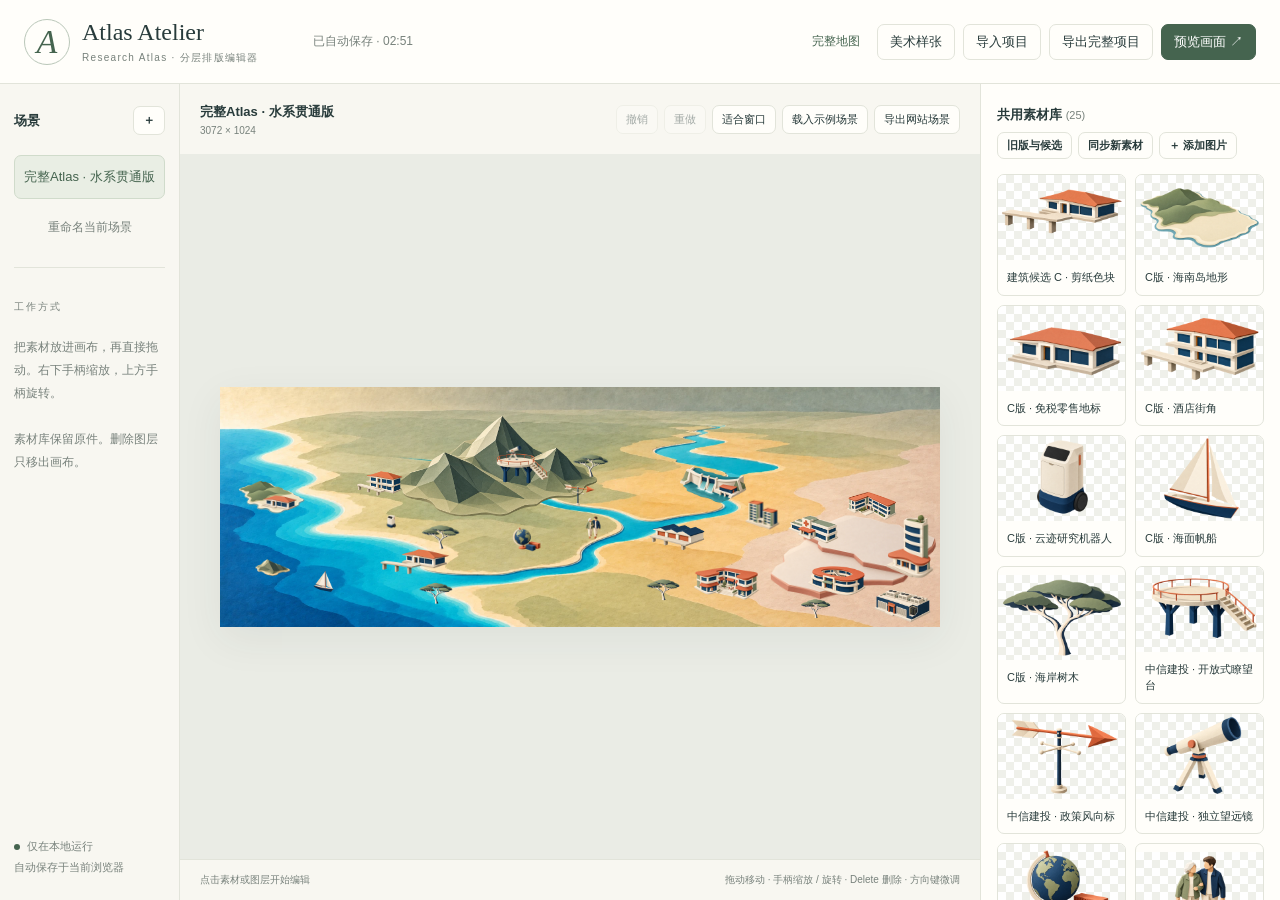
<file: index.html>
<!doctype html>
<html lang="zh-CN"><head><meta charset="UTF-8"><meta name="viewport" content="width=device-width,initial-scale=1"><title>Atlas Atelier · 分层排版试验室</title><link rel="stylesheet" href="style.css"></head>
<body>
<header class="topbar"><div class="brand"><span class="brand-symbol">A</span><div><strong>Atlas Atelier</strong><small>Research Atlas · 分层排版编辑器</small></div></div><span id="saveStatus" role="status">正在打开项目…</span><div class="top-actions"><a class="compare-link" href="atlas-review.html" target="_blank" rel="noopener">完整地图</a><button id="styles">美术样张</button><button id="importBtn">导入项目</button><button id="exportBtn">导出完整项目</button><button id="previewBtn" class="primary">预览画面 ↗</button></div></header>
<div class="workspace"><aside class="left-panel"><div class="panel-heading"><span>场景</span><button id="newScene" aria-label="新建场景">＋</button></div><div id="scenes"></div><button id="renameScene" class="quiet full">重命名当前场景</button><div class="divider"></div><p class="eyebrow">工作方式</p><p class="hint">把素材放进画布，再直接拖动。右下手柄缩放，上方手柄旋转。</p><p class="hint">素材库保留原件。删除图层只移出画布。</p><div class="bottom-note"><span class="dot"></span>仅在本地运行<br>自动保存于当前浏览器</div></aside>
<main class="main-panel"><div class="canvas-toolbar"><div><span id="sceneTitle"></span><small id="dimensions"></small></div><div class="toolbar-actions"><button id="undo" title="⌘ / Ctrl + Z">撤销</button><button id="redo" title="⌘ / Ctrl + Shift + Z">重做</button><button id="fit">适合窗口</button><button id="seedBtn">载入示例场景</button><button id="exportScene">导出网站场景</button></div></div><div id="viewport"><div id="canvasHolder"><div id="canvas" tabindex="0" aria-label="场景排版画布"></div></div><div id="emptyCanvas"><h1>从一件素材开始。</h1><p>选择右侧素材，或上传你的透明图片。</p><p class="hint">正式素材将在画风确认后加入。</p></div></div><footer class="canvas-footer"><span id="selectionStatus">点击素材或图层开始编辑</span><span>拖动移动 · 手柄缩放 / 旋转 · Delete 删除 · 方向键微调</span></footer></main>
<aside class="right-panel"><section><div class="panel-heading"><span>共用素材库 <small id="assetCount"></small></span><div class="library-buttons"><button id="showArchived">旧版与候选</button><button id="syncAssets">同步新素材</button><button id="uploadBtn">＋ 添加图片</button></div></div><div id="library"></div></section><section class="layer-section"><div class="panel-heading"><span>图层</span><small>最上方显示在最前</small></div><p class="hint compact">拖动排序；眼睛控制显示，锁控制编辑。</p><div id="layers"></div><div class="layer-actions"><button id="raise">前移一层</button><button id="lower">后移一层</button><button id="duplicate">复制</button><button id="delete">删除</button></div></section></aside></div>
<input id="upload" type="file" accept="image/png,image/jpeg,image/webp,image/svg+xml" multiple hidden><input id="import" type="file" accept="application/json,.json" hidden>
<div id="toast" role="status" hidden></div>
<dialog id="previewDialog"><div class="dialog-bar"><strong>画面预览</strong><span>与网站场景读取共用渲染逻辑</span><button id="closePreview">返回编辑</button></div><div id="previewViewport"><div id="previewCanvas"></div></div></dialog>
<dialog id="stylesDialog"><div class="dialog-bar"><strong>海通区域 · 正式画风样张</strong><span>二者是美术探索，尚未定稿</span><button id="closeStyles">关闭</button></div><div class="style-grid"><figure><img src="art-direction/style-a-watercolor.webp" alt="A 水彩与精细线稿样张"><figcaption>A / 水彩与精细线稿</figcaption></figure><figure><img src="art-direction/style-b-paper.webp" alt="B 纸艺拼贴样张"><figcaption>B / 纸艺拼贴微缩地景</figcaption></figure></div></dialog>
<script type="module" src="editor.js"></script></body></html>
</file>
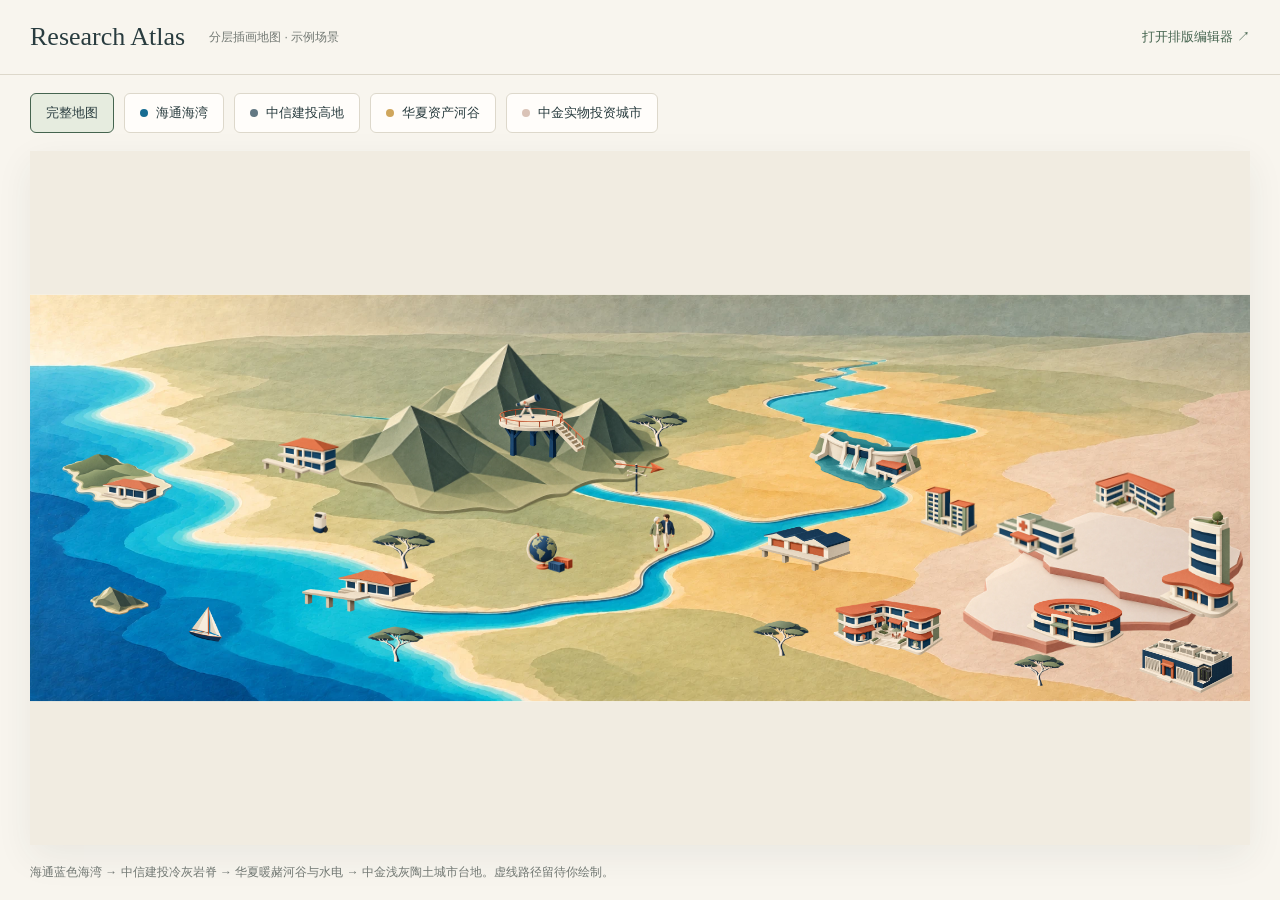
<file: atlas-review.html>
<!doctype html>
<html lang="zh-CN"><head><meta charset="utf-8"><meta name="viewport" content="width=device-width,initial-scale=1"><title>Research Atlas · 完整地图审阅</title>
<style>
*{box-sizing:border-box}body{margin:0;background:#f8f5ee;color:#293c3f;font-family:"PingFang SC",sans-serif}header{padding:22px 30px;border-bottom:1px solid #ddd8cb;display:flex;align-items:center;gap:24px;flex-wrap:wrap}h1{font:26px Georgia,"Songti SC",serif;margin:0}header p{font-size:12px;color:#737974;margin:0;flex:1}a{color:#45644f;text-decoration:none;font-size:13px}nav{display:flex;gap:10px;padding:18px 30px;flex-wrap:wrap}button{font:13px inherit;background:#fffdfa;border:1px solid #ddd8cb;border-radius:6px;padding:10px 15px;color:#293c3f;cursor:pointer}button[aria-pressed=true]{border-color:#45644f;background:#e6ecdf}button:focus-visible{outline:2px solid #45644f;outline-offset:3px}.swatch{display:inline-block;width:8px;height:8px;border-radius:50%;margin-right:8px}#host{height:calc(100vh - 206px);min-height:360px;position:relative;overflow:hidden;margin:0 30px;background:#f1ece1;box-shadow:0 12px 35px #293c3f12}#scene{position:absolute;left:0;top:0;transform-origin:0 0;overflow:hidden}.scene-item{position:absolute}.scene-item img{width:100%;height:100%;display:block}footer{padding:17px 30px;color:#737974;font-size:12px;line-height:1.7}@media(max-width:700px){header,nav,footer{padding:16px}#host{margin:0 16px;height:60vh}header p{flex-basis:100%}}
</style></head><body><header><h1>Research Atlas</h1><p>分层插画地图 · 示例场景</p><a href="index.html">打开排版编辑器 ↗</a></header><nav id="regions" aria-label="查看地图区域"></nav><main id="host"><div id="scene" aria-label="连续四区地图"></div></main><footer id="caption">正在打开完整地图…</footer><script type="module" src="atlas-review.js"></script></body></html>
</file>
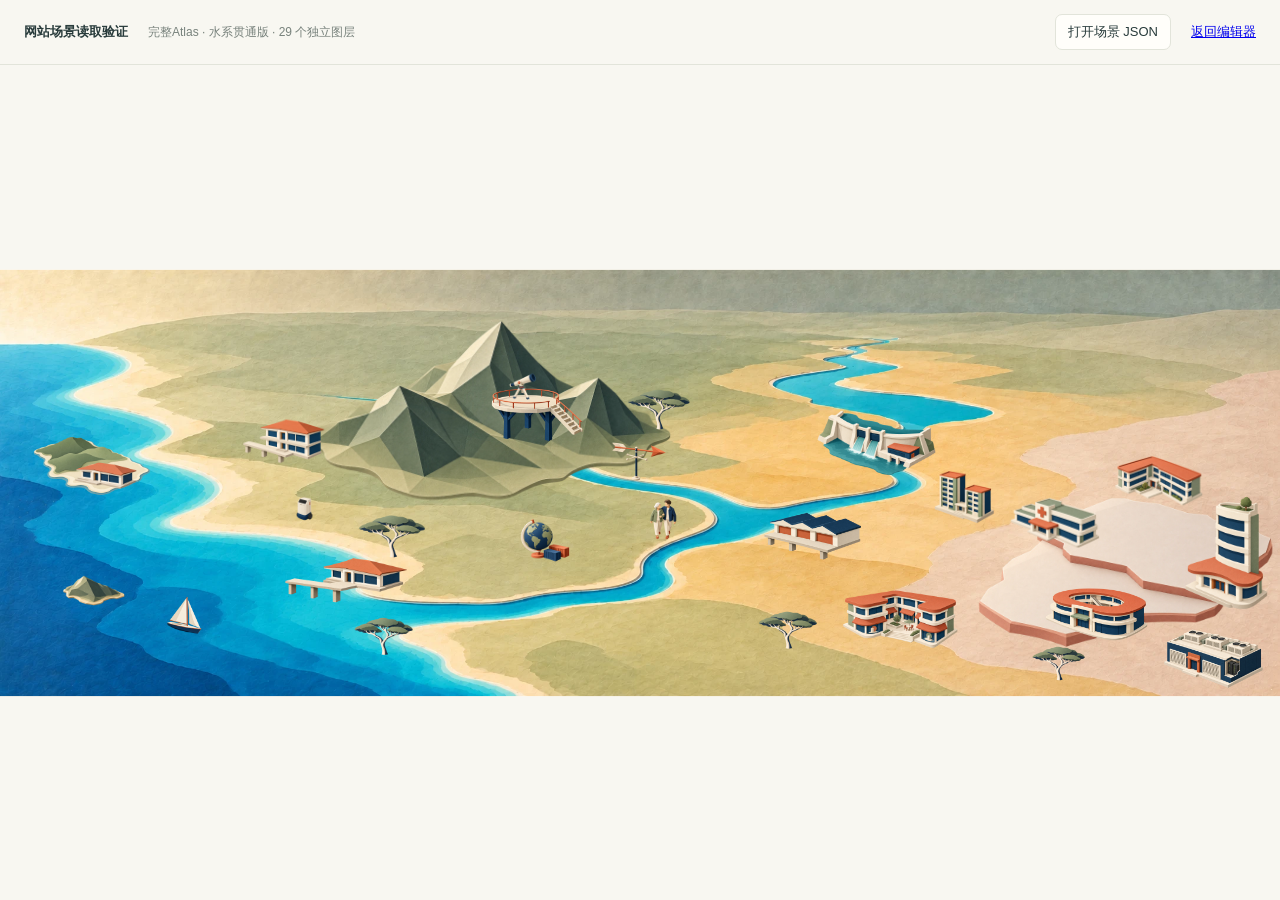
<file: viewer.html>
<!doctype html><html lang="zh-CN"><head><meta charset="utf-8"><meta name="viewport" content="width=device-width,initial-scale=1"><title>Research Atlas · 场景数据读取验证</title><link rel="stylesheet" href="style.css"><style>body{overflow:hidden}#viewerHost{position:relative;display:grid;place-items:center;width:100vw;height:calc(100vh - 65px);overflow:hidden}#sceneView{position:absolute;transform-origin:center;overflow:hidden}</style></head><body><div class="dialog-bar"><strong>网站场景读取验证</strong><span id="status">读取同一份布局数据</span><button id="load">打开场景 JSON</button><a href="index.html">返回编辑器</a></div><div id="viewerHost"><div id="sceneView"></div></div><input id="file" type="file" accept=".json" hidden><script type="module" src="viewer.js"></script></body></html>
</file>
<file: style.css>
:root{--ink:#283b3b;--muted:#78827c;--paper:#f8f7f1;--line:#e2e4da;--accent:#45644f;--red:#aa5247;font-family:"PingFang SC","Microsoft YaHei",sans-serif;color:var(--ink);font-size:13px}*{box-sizing:border-box}body{margin:0;background:var(--paper)}button{font:inherit;color:inherit;border:1px solid var(--line);background:#fffefa;border-radius:7px;padding:8px 12px;cursor:pointer;white-space:nowrap}button:hover{background:#e9eee5;border-color:#b8c7b8}button:focus-visible{outline:2px solid var(--accent);outline-offset:3px}button:disabled{opacity:.4;cursor:default}.primary{background:var(--accent);color:white;border-color:var(--accent)}.primary:hover{background:#36523f}.topbar{height:84px;padding:0 24px;display:flex;align-items:center;gap:24px;border-bottom:1px solid var(--line);background:#fffefa}.brand{display:flex;gap:12px;align-items:center;min-width:265px}.brand-symbol{font:italic 34px Georgia;color:var(--accent);border:1px solid #bac7b9;width:46px;height:46px;display:grid;place-items:center;border-radius:50%}.brand strong{font:24px Georgia;display:block}.brand small{display:block;font-size:10px;letter-spacing:1.3px;color:var(--muted);margin-top:5px}#saveStatus{font-size:12px;color:var(--muted);flex:1}.top-actions{display:flex;gap:8px}.workspace{display:grid;grid-template-columns:180px minmax(460px,1fr) 300px;height:calc(100vh - 84px)}.left-panel{padding:22px 14px;border-right:1px solid var(--line);display:flex;flex-direction:column}.panel-heading{display:flex;align-items:center;justify-content:space-between;gap:8px;margin-bottom:15px;font-weight:600;font-size:13px}.panel-heading small{font-weight:400;color:var(--muted);font-size:11px}.panel-heading button{font-size:12px;padding:5px 9px}.scene-tab{display:block;width:100%;text-align:left;border-color:transparent;background:transparent;margin:5px 0;padding:12px 9px;white-space:normal}.scene-tab.active{background:#e9eee4;border:1px solid #d0dbcb;color:var(--accent)}.quiet{border-color:transparent;background:transparent;color:var(--muted);font-size:12px}.full{width:100%;margin-top:6px}.divider{border-top:1px solid var(--line);margin:22px 0}.eyebrow{letter-spacing:2px;color:var(--muted);font-size:10px}.hint{color:var(--muted);font-size:12px;line-height:1.9}.compact{margin:0 0 14px}.bottom-note{margin-top:auto;color:var(--muted);font-size:11px;line-height:1.9}.dot{display:inline-block;width:6px;height:6px;background:var(--accent);border-radius:50%;margin-right:7px}.main-panel{min-width:0;display:flex;flex-direction:column}.canvas-toolbar{padding:15px 20px;display:flex;align-items:center;justify-content:space-between;gap:15px;min-height:70px;background:var(--paper);flex-wrap:wrap}#sceneTitle{font-weight:600}#dimensions{display:block;font-size:10px;color:var(--muted);margin-top:4px}.toolbar-actions{display:flex;gap:6px;flex-wrap:wrap}.toolbar-actions button{padding:6px 9px;font-size:11px}#viewport{flex:1;min-height:200px;background:#eaece5;overflow:auto;position:relative;display:flex;align-items:center;justify-content:center;padding:40px}#canvasHolder{position:relative;flex:none;box-shadow:0 12px 40px #283b3b12}#canvas{position:absolute;left:0;top:0;transform-origin:top left;overflow:hidden;touch-action:none;outline:0}.scene-item{position:absolute;user-select:none;touch-action:none}.scene-item img{width:100%;height:100%;object-fit:fill;display:block;pointer-events:none}.scene-item:not(.locked){cursor:move}.scene-item.selected{outline:2px solid #45644f;outline-offset:2px}.scene-item.locked{cursor:default}.handle{position:absolute;width:20px;height:20px;padding:0;border-radius:50%;background:#fff;border:2px solid var(--accent);z-index:1}.resize{right:-10px;bottom:-10px;cursor:nwse-resize}.rotate{top:-38px;left:calc(50% - 10px);cursor:grab}.rotate:after{content:"";height:17px;width:2px;background:var(--accent);position:absolute;left:7px;top:18px;pointer-events:none}#emptyCanvas{pointer-events:none;position:absolute;text-align:center;color:#6c7c6a}#emptyCanvas h1{font:30px "Songti SC",Georgia,serif;font-weight:400}.canvas-footer{padding:13px 20px;border-top:1px solid var(--line);display:flex;justify-content:space-between;gap:16px;font-size:10px;color:var(--muted)}.right-panel{border-left:1px solid var(--line);overflow:auto;padding:22px 16px;background:#fffefa}.right-panel section+section{margin-top:25px;border-top:1px solid var(--line);padding-top:22px}#library{display:grid;grid-template-columns:1fr 1fr;gap:9px}.asset-card{padding:0;overflow:hidden;text-align:left;white-space:normal}.thumb{height:85px;display:flex;justify-content:center;align-items:center;background-color:#fff;background-image:linear-gradient(45deg,#eff0ea 25%,transparent 25%),linear-gradient(-45deg,#eff0ea 25%,transparent 25%),linear-gradient(45deg,transparent 75%,#eff0ea 75%),linear-gradient(-45deg,transparent 75%,#eff0ea 75%);background-size:16px 16px;background-position:0 0,0 8px,8px -8px,-8px 0}.thumb img{width:100%;height:100%;object-fit:contain}.asset-label{font-size:11px;padding:9px;display:block;line-height:1.5}.layer-row{display:flex;align-items:center;gap:5px;padding:7px 4px;border:1px solid transparent;border-radius:6px;margin-bottom:4px;cursor:grab}.layer-row.active{background:#e9eee4;border-color:#c6d2c1}.layer-row.drag-over{border-top:3px solid var(--accent)}.layer-row img{width:29px;height:29px;object-fit:contain;background:#f4f3ed}.layer-name{flex:1;min-width:0;font-size:11px;overflow:hidden;text-overflow:ellipsis;white-space:nowrap}.layer-row button{border:0;background:transparent;padding:5px;font-size:12px}.layer-row.hidden-layer .layer-name{opacity:.45}.grip{color:#a1aa9f;font-size:14px}.layer-actions{display:flex;gap:5px;flex-wrap:wrap;margin-top:14px}.layer-actions button{font-size:10px;padding:6px 8px}dialog{width:calc(100vw - 72px);height:calc(100vh - 72px);border:1px solid var(--line);border-radius:16px;padding:0;background:var(--paper)}dialog::backdrop{background:#273d3799;backdrop-filter:blur(3px)}.dialog-bar{height:65px;padding:15px 24px;display:flex;align-items:center;gap:20px;border-bottom:1px solid var(--line)}.dialog-bar span{flex:1;font-size:12px;color:var(--muted)}#previewViewport{height:calc(100% - 65px);position:relative;display:grid;place-items:center;overflow:hidden}#previewCanvas{position:absolute;transform-origin:center;overflow:hidden}.style-grid{display:grid;grid-template-columns:1fr 1fr;gap:24px;padding:25px}.style-grid figure{margin:0}.style-grid img{width:100%;border-radius:8px}.style-grid figcaption{margin-top:15px;font:20px "Songti SC",Georgia,serif}#toast{position:fixed;bottom:32px;left:50%;transform:translateX(-50%);z-index:30;padding:14px 23px;background:var(--ink);color:white;box-shadow:0 8px 25px #0002;border-radius:9px;font-size:13px;max-width:80vw}@media(max-width:1100px){.workspace{grid-template-columns:140px minmax(400px,1fr) 260px}.topbar{gap:12px;padding:0 14px}.brand{min-width:215px}.brand strong{font-size:21px}.top-actions button{padding:7px 8px;font-size:11px}.canvas-footer span:last-child{display:none}}@media(max-width:800px){body{min-width:760px}.workspace{grid-template-columns:110px minmax(370px,1fr) 260px}.brand{min-width:190px}.brand small{font-size:8px}.topbar{height:76px}.workspace{height:calc(100vh - 76px)}#saveStatus{display:none}.style-grid{grid-template-columns:1fr}}@media(prefers-reduced-motion:reduce){*{scroll-behavior:auto}}

.right-panel section:first-child>.panel-heading{flex-wrap:wrap}.library-buttons{display:flex;gap:6px}.library-buttons button{font-size:11px}

.compare-link{display:inline-flex;align-items:center;text-decoration:none;color:var(--accent);font-size:12px;padding:8px 9px;white-space:nowrap}
</file>
